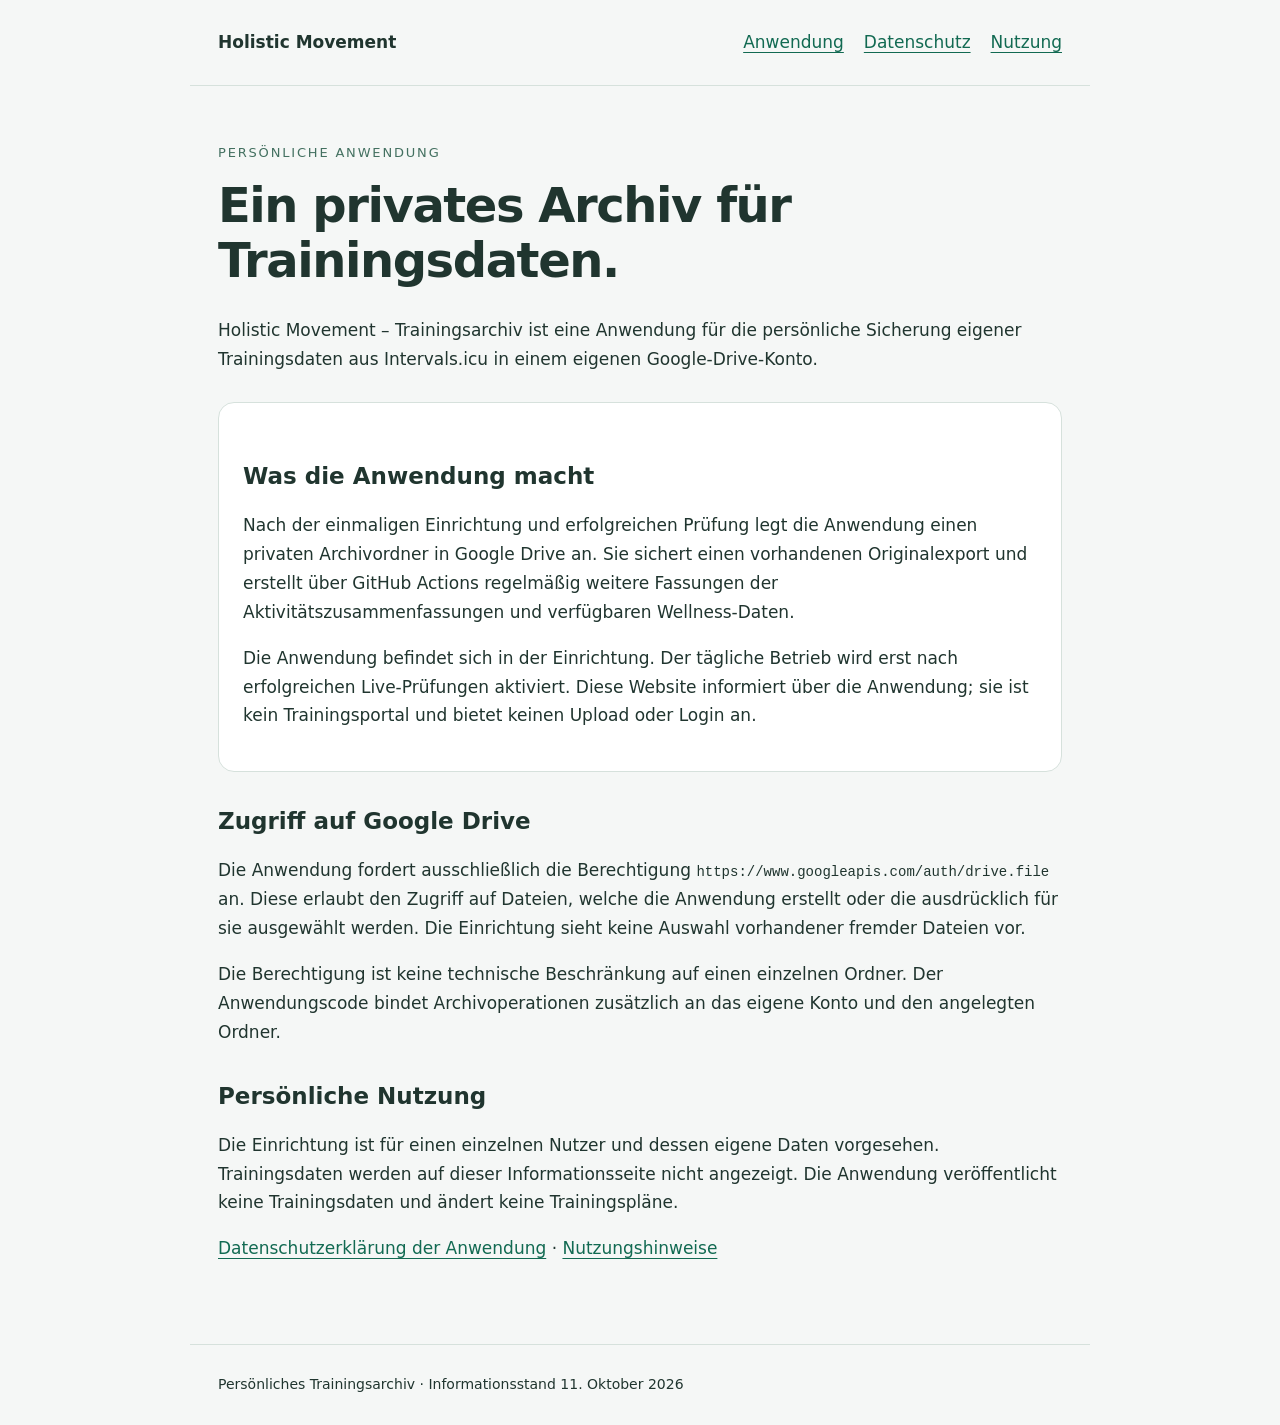
<file: index.html>
<!doctype html>
<html lang="de"><head><meta charset="utf-8"><meta name="viewport" content="width=device-width,initial-scale=1"><meta name="description" content="Informationen zur privaten Trainingsarchiv-Anwendung Holistic Movement."><title>Trainingsarchiv | Holistic Movement</title><link rel="stylesheet" href="style.css"></head>
<body><header><strong>Holistic Movement</strong><nav aria-label="Seitennavigation"><a href="index.html">Anwendung</a><a href="datenschutz.html">Datenschutz</a><a href="nutzung.html">Nutzung</a></nav></header><main><div class="label">Persönliche Anwendung</div><h1>Ein privates Archiv für Trainingsdaten.</h1><p>Holistic Movement – Trainingsarchiv ist eine Anwendung für die persönliche Sicherung eigener Trainingsdaten aus Intervals.icu in einem eigenen Google-Drive-Konto.</p><div class="card"><h2>Was die Anwendung macht</h2><p>Nach der einmaligen Einrichtung und erfolgreichen Prüfung legt die Anwendung einen privaten Archivordner in Google Drive an. Sie sichert einen vorhandenen Originalexport und erstellt über GitHub Actions regelmäßig weitere Fassungen der Aktivitätszusammenfassungen und verfügbaren Wellness-Daten.</p><p>Die Anwendung befindet sich in der Einrichtung. Der tägliche Betrieb wird erst nach erfolgreichen Live-Prüfungen aktiviert. Diese Website informiert über die Anwendung; sie ist kein Trainingsportal und bietet keinen Upload oder Login an.</p></div><h2>Zugriff auf Google Drive</h2><p>Die Anwendung fordert ausschließlich die Berechtigung <code>https://www.googleapis.com/auth/drive.file</code> an. Diese erlaubt den Zugriff auf Dateien, welche die Anwendung erstellt oder die ausdrücklich für sie ausgewählt werden. Die Einrichtung sieht keine Auswahl vorhandener fremder Dateien vor.</p><p>Die Berechtigung ist keine technische Beschränkung auf einen einzelnen Ordner. Der Anwendungscode bindet Archivoperationen zusätzlich an das eigene Konto und den angelegten Ordner.</p><h2>Persönliche Nutzung</h2><p>Die Einrichtung ist für einen einzelnen Nutzer und dessen eigene Daten vorgesehen. Trainingsdaten werden auf dieser Informationsseite nicht angezeigt. Die Anwendung veröffentlicht keine Trainingsdaten und ändert keine Trainingspläne.</p><p><a href="datenschutz.html">Datenschutzerklärung der Anwendung</a> · <a href="nutzung.html">Nutzungshinweise</a></p></main><footer>Persönliches Trainingsarchiv · Informationsstand 11. Oktober 2026</footer></body></html>
</file>
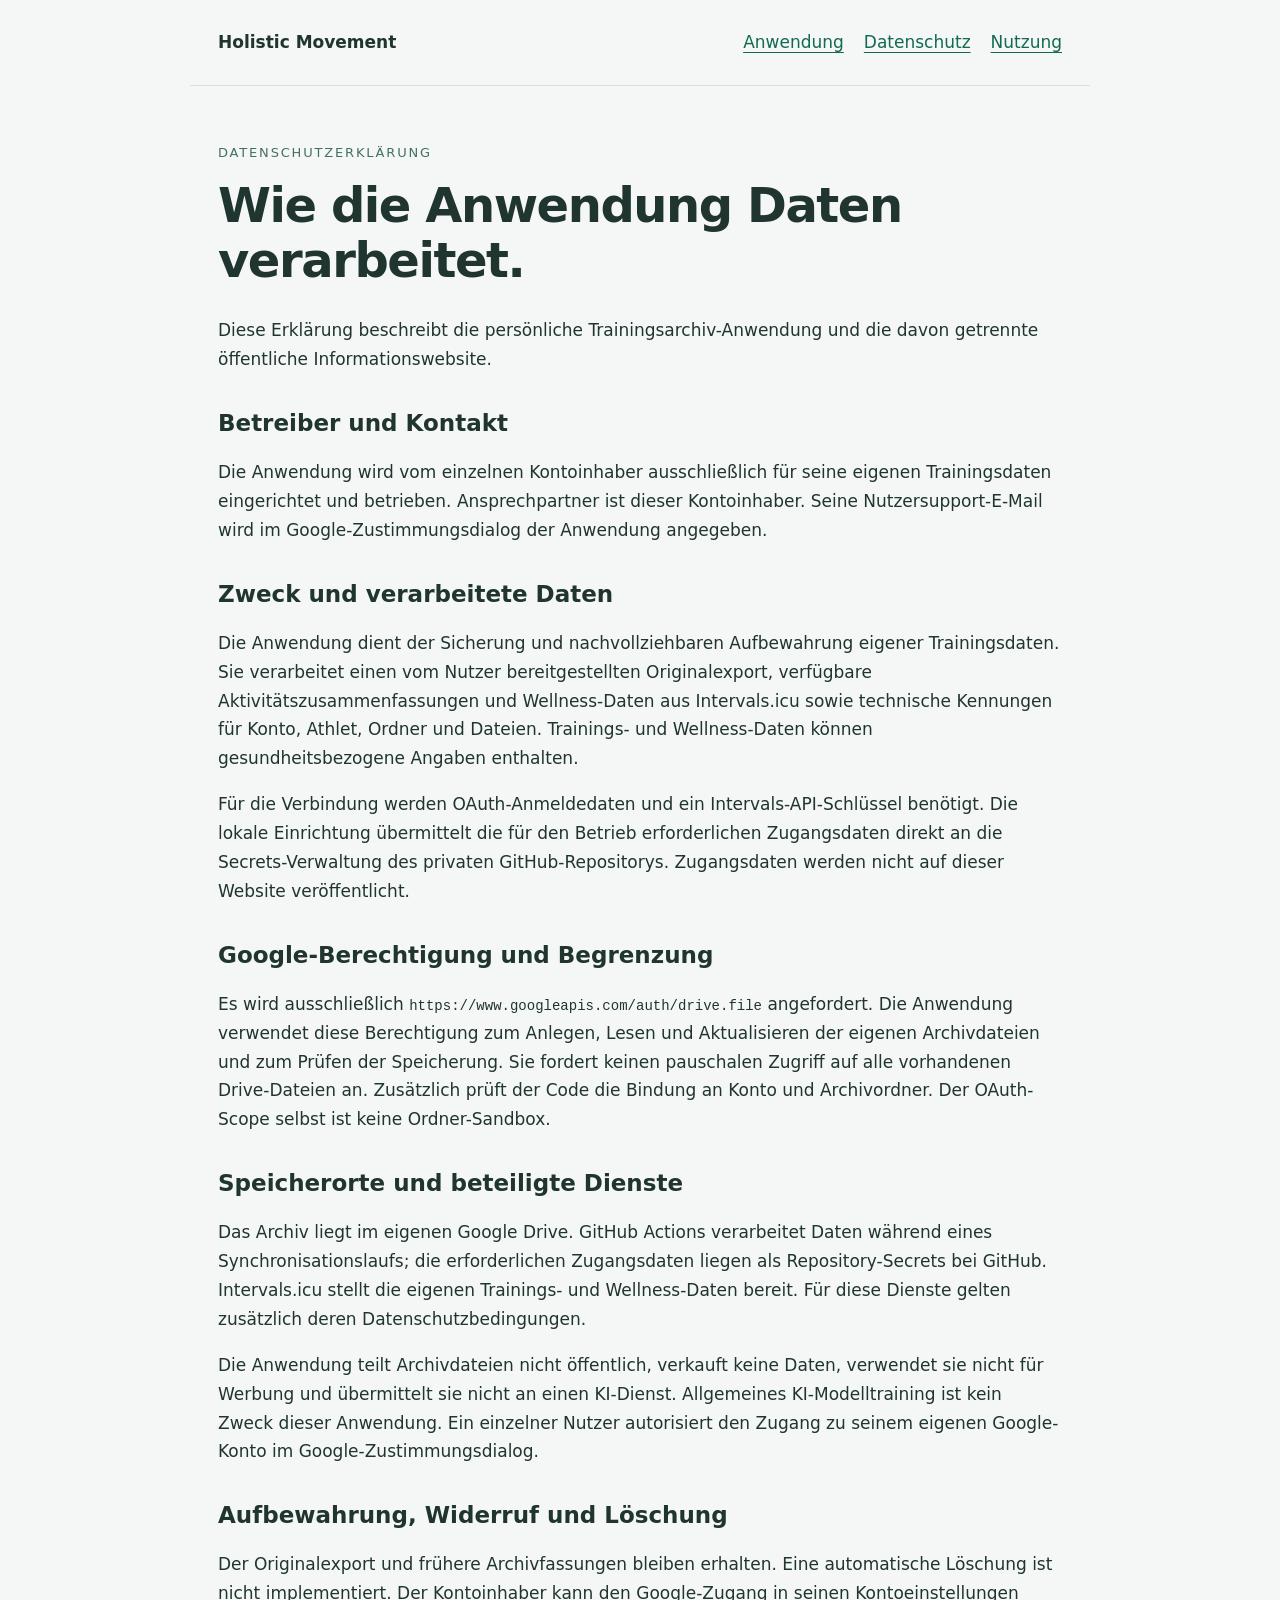
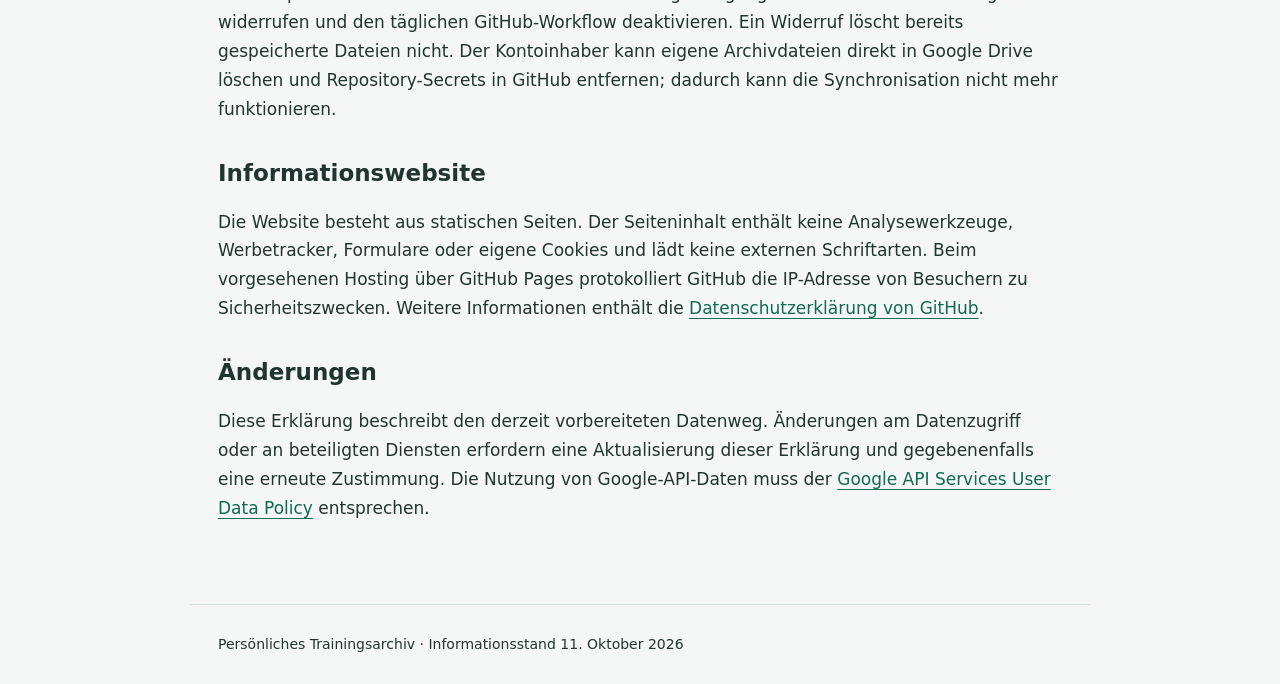
<file: datenschutz.html>
<!doctype html>
<html lang="de"><head><meta charset="utf-8"><meta name="viewport" content="width=device-width,initial-scale=1"><meta name="description" content="Informationen zur privaten Trainingsarchiv-Anwendung Holistic Movement."><title>Datenschutz | Holistic Movement</title><link rel="stylesheet" href="style.css"></head>
<body><header><strong>Holistic Movement</strong><nav aria-label="Seitennavigation"><a href="index.html">Anwendung</a><a href="datenschutz.html">Datenschutz</a><a href="nutzung.html">Nutzung</a></nav></header><main><div class="label">Datenschutzerklärung</div><h1>Wie die Anwendung Daten verarbeitet.</h1><p>Diese Erklärung beschreibt die persönliche Trainingsarchiv-Anwendung und die davon getrennte öffentliche Informationswebsite.</p><h2>Betreiber und Kontakt</h2><p>Die Anwendung wird vom einzelnen Kontoinhaber ausschließlich für seine eigenen Trainingsdaten eingerichtet und betrieben. Ansprechpartner ist dieser Kontoinhaber. Seine Nutzersupport-E-Mail wird im Google-Zustimmungsdialog der Anwendung angegeben.</p><h2>Zweck und verarbeitete Daten</h2><p>Die Anwendung dient der Sicherung und nachvollziehbaren Aufbewahrung eigener Trainingsdaten. Sie verarbeitet einen vom Nutzer bereitgestellten Originalexport, verfügbare Aktivitätszusammenfassungen und Wellness-Daten aus Intervals.icu sowie technische Kennungen für Konto, Athlet, Ordner und Dateien. Trainings- und Wellness-Daten können gesundheitsbezogene Angaben enthalten.</p><p>Für die Verbindung werden OAuth-Anmeldedaten und ein Intervals-API-Schlüssel benötigt. Die lokale Einrichtung übermittelt die für den Betrieb erforderlichen Zugangsdaten direkt an die Secrets-Verwaltung des privaten GitHub-Repositorys. Zugangsdaten werden nicht auf dieser Website veröffentlicht.</p><h2>Google-Berechtigung und Begrenzung</h2><p>Es wird ausschließlich <code>https://www.googleapis.com/auth/drive.file</code> angefordert. Die Anwendung verwendet diese Berechtigung zum Anlegen, Lesen und Aktualisieren der eigenen Archivdateien und zum Prüfen der Speicherung. Sie fordert keinen pauschalen Zugriff auf alle vorhandenen Drive-Dateien an. Zusätzlich prüft der Code die Bindung an Konto und Archivordner. Der OAuth-Scope selbst ist keine Ordner-Sandbox.</p><h2>Speicherorte und beteiligte Dienste</h2><p>Das Archiv liegt im eigenen Google Drive. GitHub Actions verarbeitet Daten während eines Synchronisationslaufs; die erforderlichen Zugangsdaten liegen als Repository-Secrets bei GitHub. Intervals.icu stellt die eigenen Trainings- und Wellness-Daten bereit. Für diese Dienste gelten zusätzlich deren Datenschutzbedingungen.</p><p>Die Anwendung teilt Archivdateien nicht öffentlich, verkauft keine Daten, verwendet sie nicht für Werbung und übermittelt sie nicht an einen KI-Dienst. Allgemeines KI-Modelltraining ist kein Zweck dieser Anwendung. Ein einzelner Nutzer autorisiert den Zugang zu seinem eigenen Google-Konto im Google-Zustimmungsdialog.</p><h2>Aufbewahrung, Widerruf und Löschung</h2><p>Der Originalexport und frühere Archivfassungen bleiben erhalten. Eine automatische Löschung ist nicht implementiert. Der Kontoinhaber kann den Google-Zugang in seinen Kontoeinstellungen widerrufen und den täglichen GitHub-Workflow deaktivieren. Ein Widerruf löscht bereits gespeicherte Dateien nicht. Der Kontoinhaber kann eigene Archivdateien direkt in Google Drive löschen und Repository-Secrets in GitHub entfernen; dadurch kann die Synchronisation nicht mehr funktionieren.</p><h2>Informationswebsite</h2><p>Die Website besteht aus statischen Seiten. Der Seiteninhalt enthält keine Analysewerkzeuge, Werbetracker, Formulare oder eigene Cookies und lädt keine externen Schriftarten. Beim vorgesehenen Hosting über GitHub Pages protokolliert GitHub die IP-Adresse von Besuchern zu Sicherheitszwecken. Weitere Informationen enthält die <a href="https://docs.github.com/en/site-policy/privacy-policies/github-general-privacy-statement">Datenschutzerklärung von GitHub</a>.</p><h2>Änderungen</h2><p>Diese Erklärung beschreibt den derzeit vorbereiteten Datenweg. Änderungen am Datenzugriff oder an beteiligten Diensten erfordern eine Aktualisierung dieser Erklärung und gegebenenfalls eine erneute Zustimmung. Die Nutzung von Google-API-Daten muss der <a href="https://developers.google.com/terms/api-services-user-data-policy">Google API Services User Data Policy</a> entsprechen.</p></main><footer>Persönliches Trainingsarchiv · Informationsstand 11. Oktober 2026</footer></body></html>
</file>
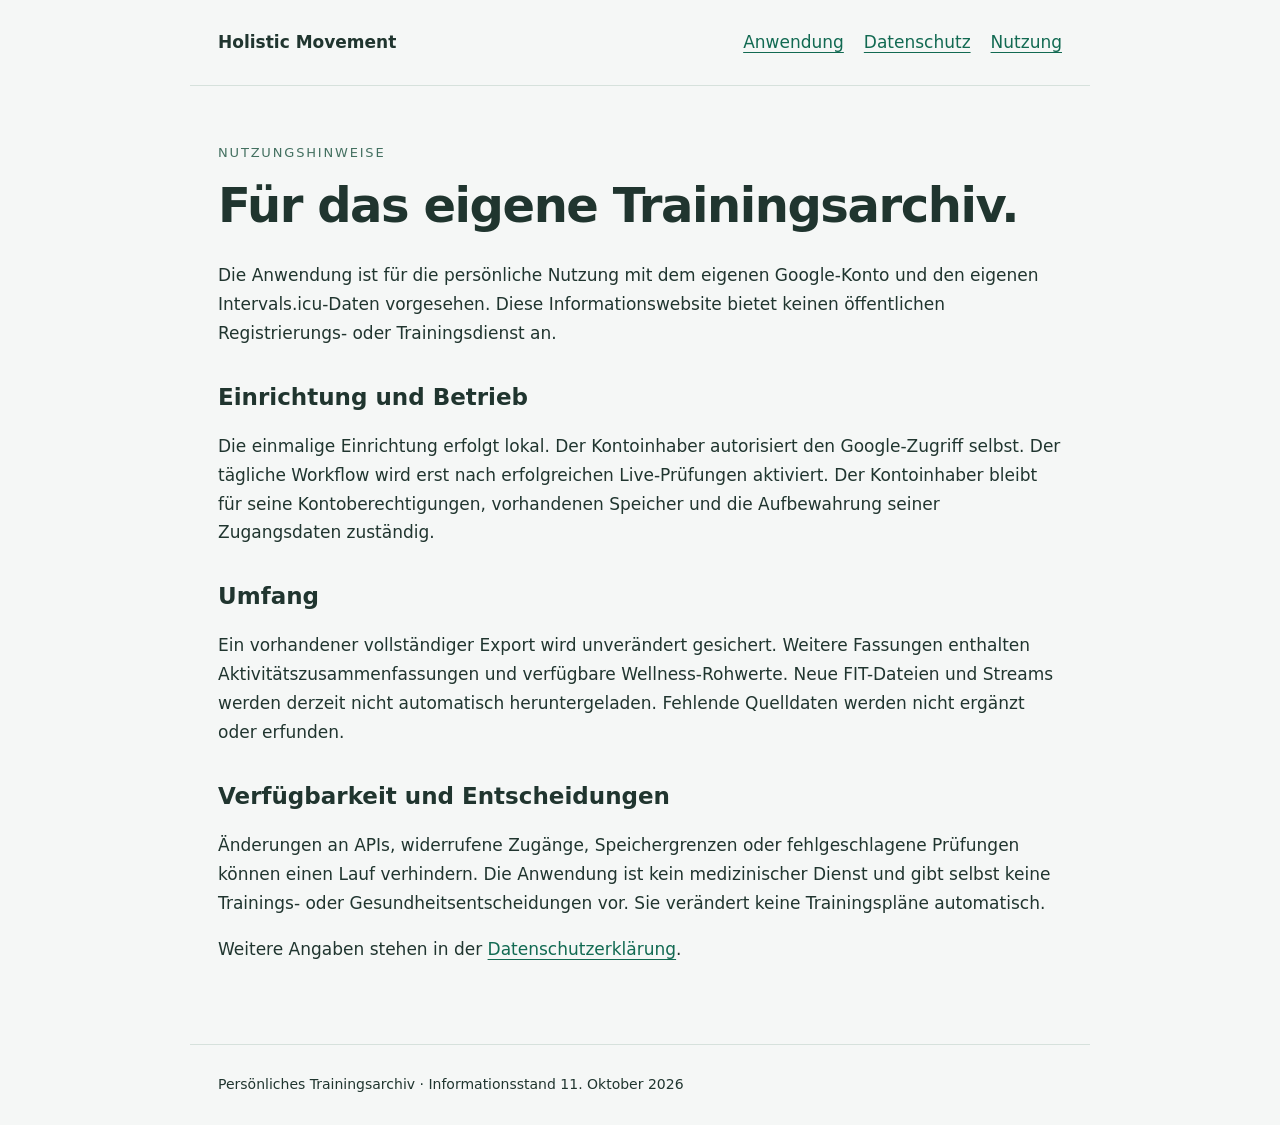
<file: nutzung.html>
<!doctype html>
<html lang="de"><head><meta charset="utf-8"><meta name="viewport" content="width=device-width,initial-scale=1"><meta name="description" content="Informationen zur privaten Trainingsarchiv-Anwendung Holistic Movement."><title>Nutzungshinweise | Holistic Movement</title><link rel="stylesheet" href="style.css"></head>
<body><header><strong>Holistic Movement</strong><nav aria-label="Seitennavigation"><a href="index.html">Anwendung</a><a href="datenschutz.html">Datenschutz</a><a href="nutzung.html">Nutzung</a></nav></header><main><div class="label">Nutzungshinweise</div><h1>Für das eigene Trainingsarchiv.</h1><p>Die Anwendung ist für die persönliche Nutzung mit dem eigenen Google-Konto und den eigenen Intervals.icu-Daten vorgesehen. Diese Informationswebsite bietet keinen öffentlichen Registrierungs- oder Trainingsdienst an.</p><h2>Einrichtung und Betrieb</h2><p>Die einmalige Einrichtung erfolgt lokal. Der Kontoinhaber autorisiert den Google-Zugriff selbst. Der tägliche Workflow wird erst nach erfolgreichen Live-Prüfungen aktiviert. Der Kontoinhaber bleibt für seine Kontoberechtigungen, vorhandenen Speicher und die Aufbewahrung seiner Zugangsdaten zuständig.</p><h2>Umfang</h2><p>Ein vorhandener vollständiger Export wird unverändert gesichert. Weitere Fassungen enthalten Aktivitätszusammenfassungen und verfügbare Wellness-Rohwerte. Neue FIT-Dateien und Streams werden derzeit nicht automatisch heruntergeladen. Fehlende Quelldaten werden nicht ergänzt oder erfunden.</p><h2>Verfügbarkeit und Entscheidungen</h2><p>Änderungen an APIs, widerrufene Zugänge, Speichergrenzen oder fehlgeschlagene Prüfungen können einen Lauf verhindern. Die Anwendung ist kein medizinischer Dienst und gibt selbst keine Trainings- oder Gesundheitsentscheidungen vor. Sie verändert keine Trainingspläne automatisch.</p><p>Weitere Angaben stehen in der <a href="datenschutz.html">Datenschutzerklärung</a>.</p></main><footer>Persönliches Trainingsarchiv · Informationsstand 11. Oktober 2026</footer></body></html>
</file>
<file: style.css>
*{box-sizing:border-box}body{margin:0;background:#f5f7f6;color:#20352f;font:17px/1.7 system-ui,sans-serif}header,main,footer{max-width:900px;margin:auto;padding:28px}header{display:flex;justify-content:space-between;gap:20px;flex-wrap:wrap;border-bottom:1px solid #d6e1dc}a{color:#126a52;text-underline-offset:4px}nav{display:flex;gap:20px;flex-wrap:wrap}main{padding-top:56px;padding-bottom:64px}h1{font-size:clamp(30px,5vw,48px);line-height:1.15;letter-spacing:-.03em;margin:14px 0 28px}h2{font-size:23px;line-height:1.3;margin-top:35px}.label{font-size:13px;text-transform:uppercase;letter-spacing:.14em;color:#437060}.card{background:white;border:1px solid #d6e1dc;border-radius:16px;padding:24px;margin:28px 0}footer{font-size:14px;border-top:1px solid #d6e1dc}code{font-size:14px;overflow-wrap:anywhere}li{margin:10px 0}
</file>
